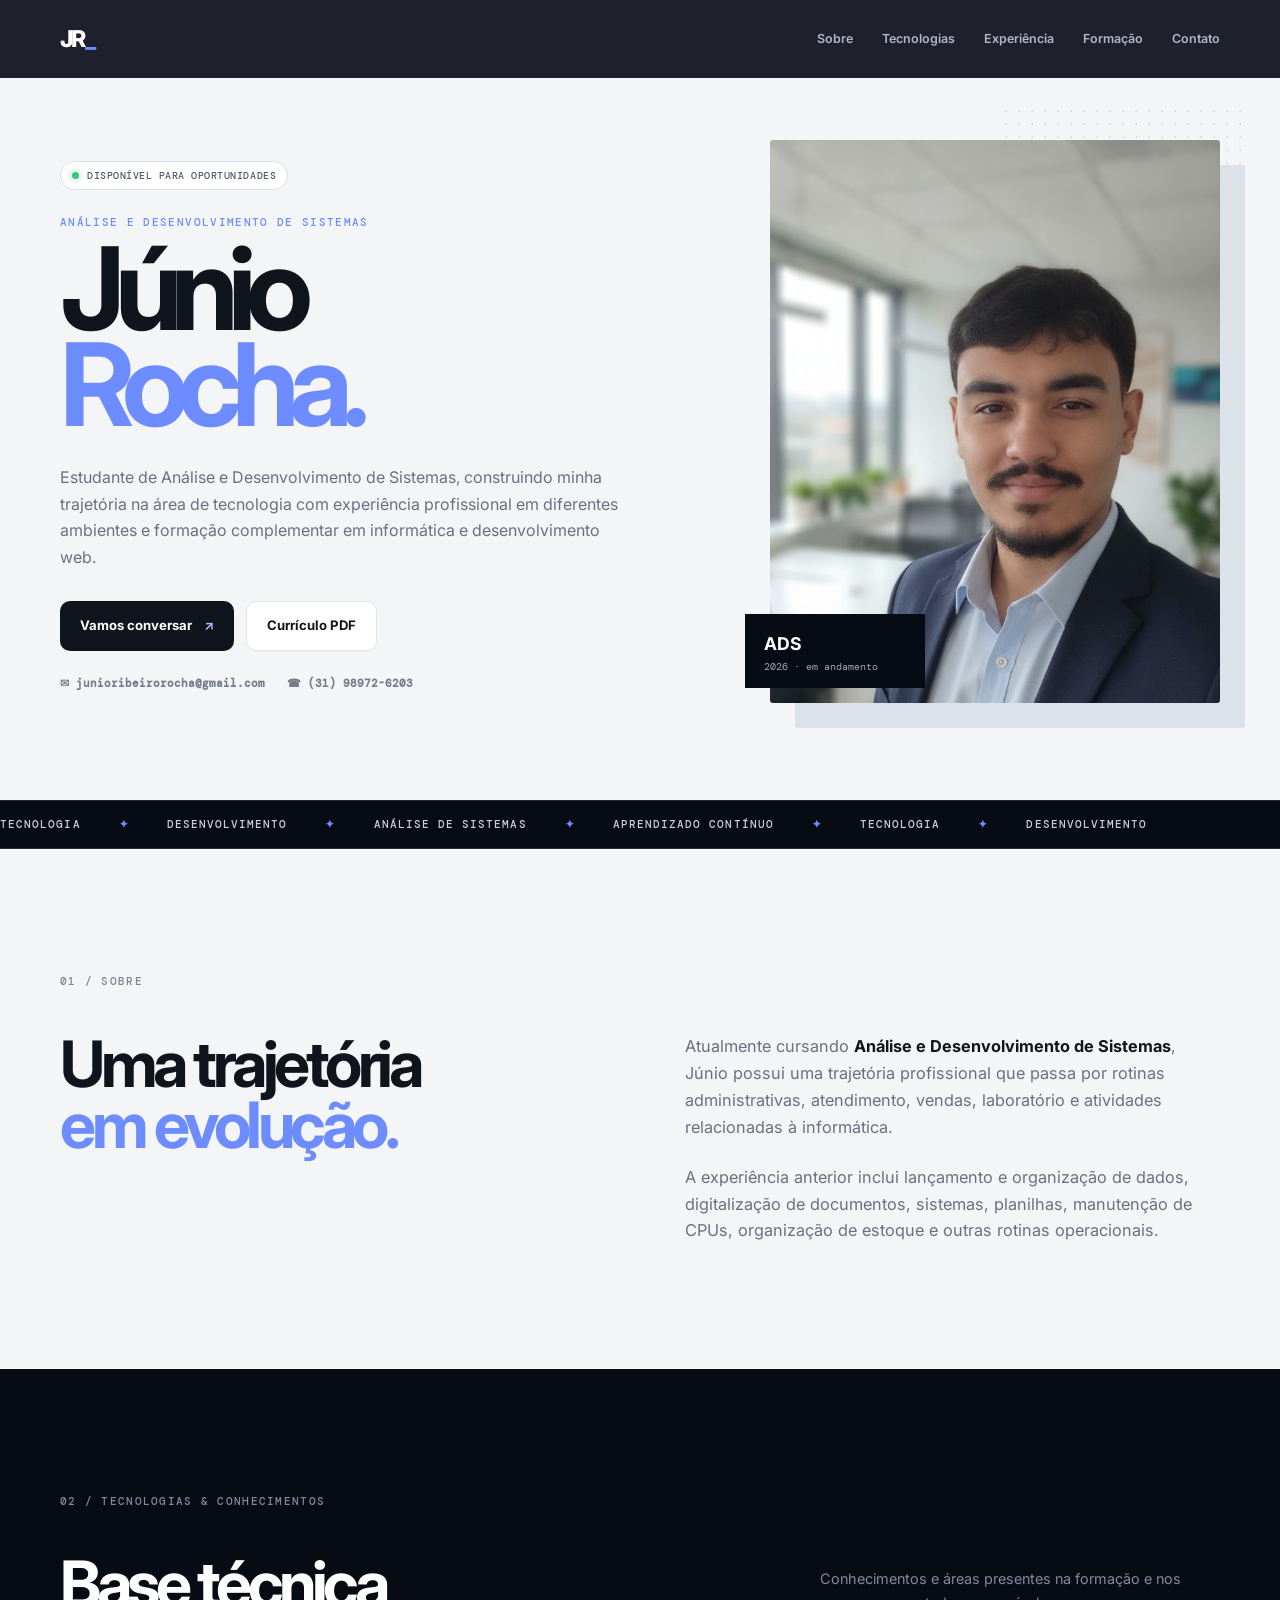
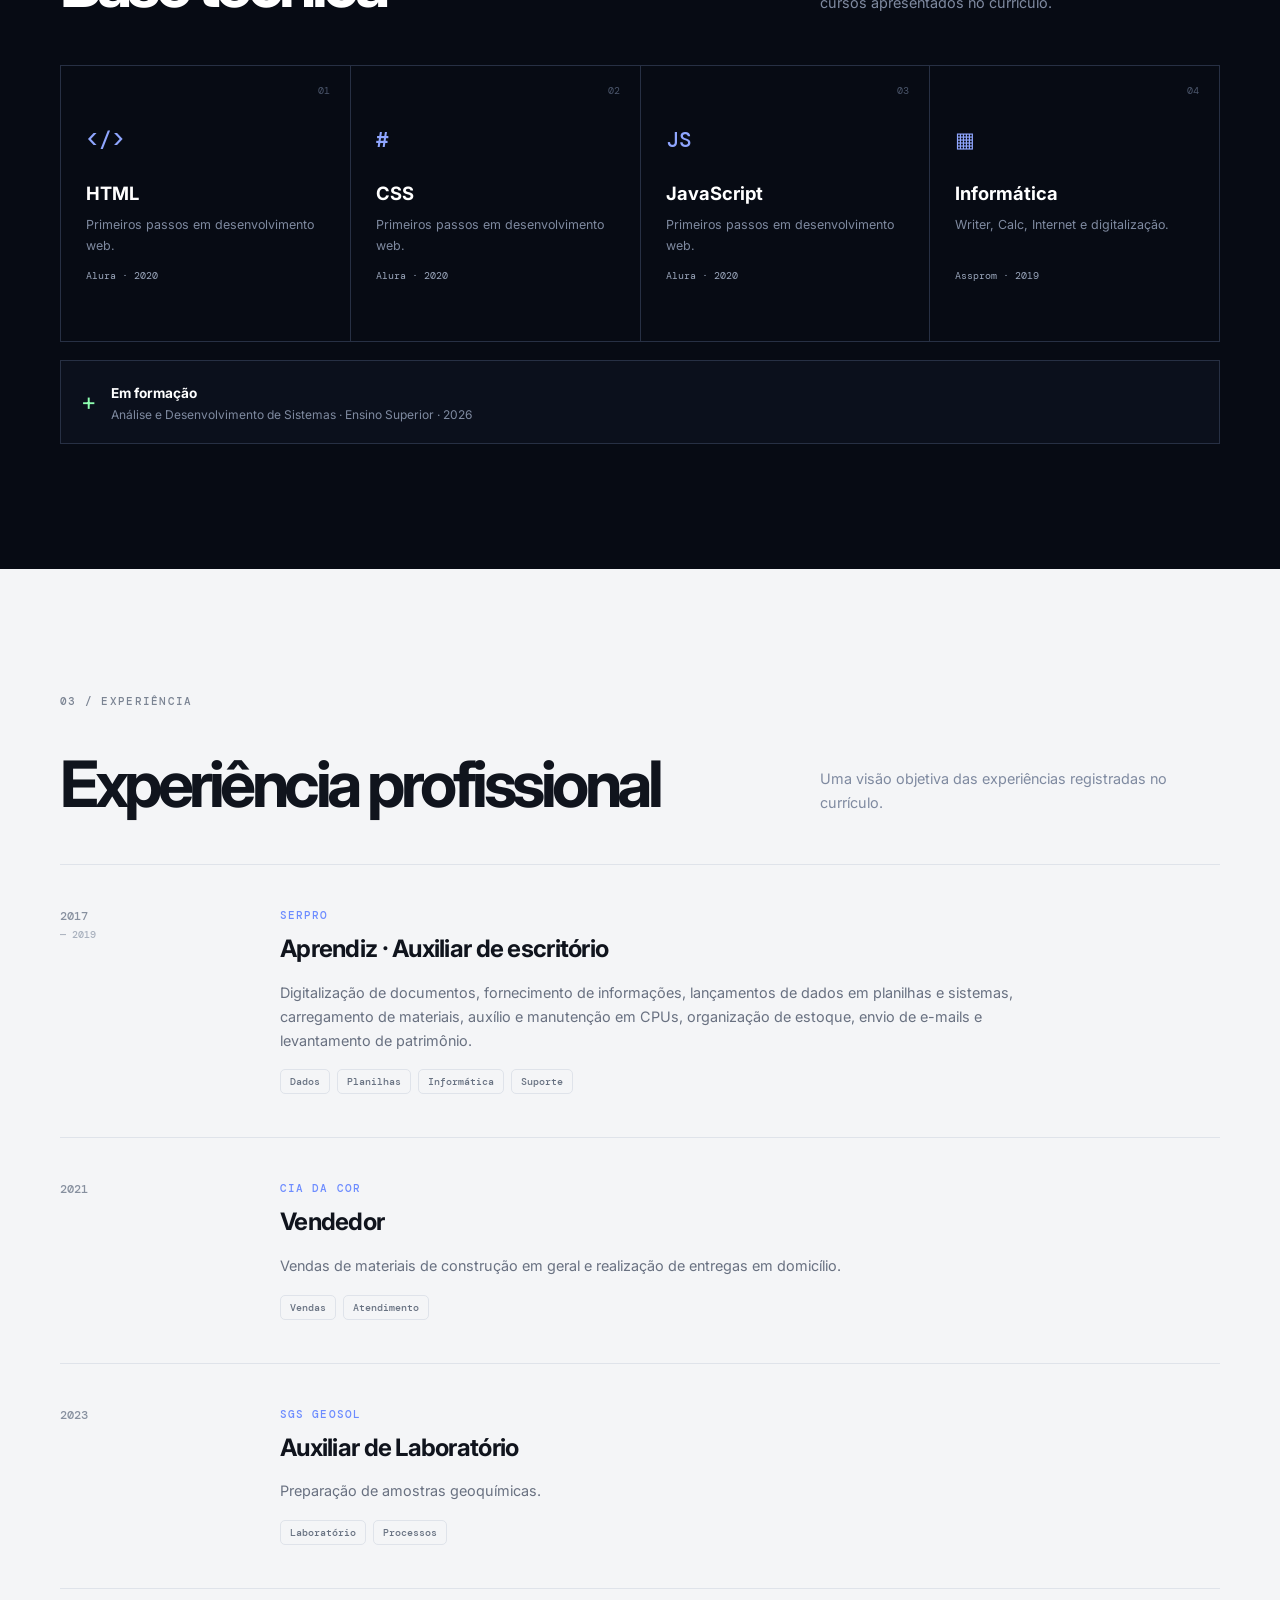
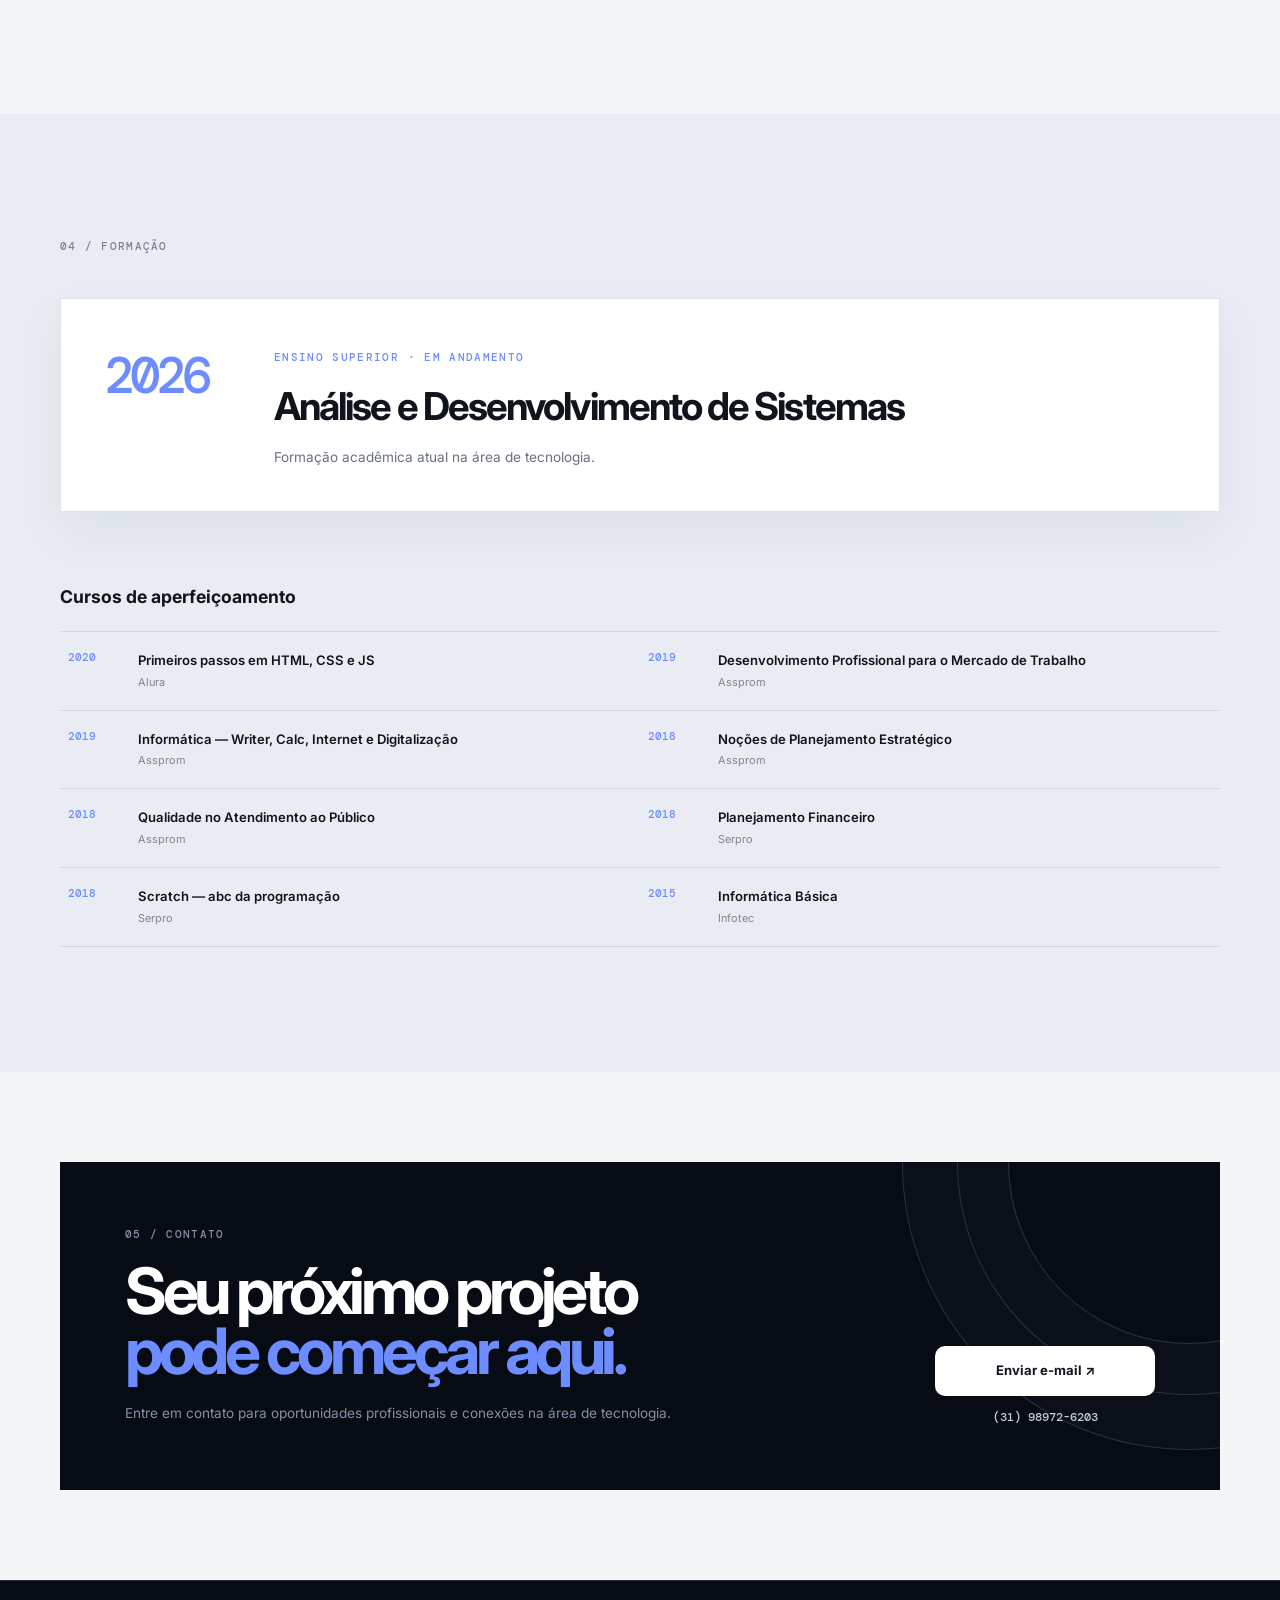
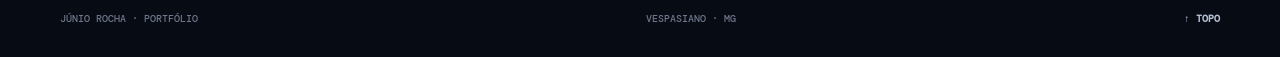
<file: index.html>
<!DOCTYPE html>
<html lang="pt-BR">
<head>
  <meta charset="UTF-8">
  <meta name="viewport" content="width=device-width, initial-scale=1.0">
  <meta name="description" content="Portfólio profissional de Júnio Antônio Ribeiro Rocha — Análise e Desenvolvimento de Sistemas.">
  <meta name="theme-color" content="#070b14">
  <title>Júnio Rocha | Portfólio</title>
  <link rel="stylesheet" href="style.css">
</head>
<body>
  <div class="noise"></div>

  <header class="header">
    <nav class="nav container">
      <a class="logo" href="#inicio">JR<span>_</span></a>
      <button class="menu-toggle" aria-label="Abrir menu" aria-expanded="false">
        <i></i><i></i><i></i>
      </button>
      <div class="nav-links">
        <a href="#sobre">Sobre</a>
        <a href="#stack">Tecnologias</a>
        <a href="#experiencia">Experiência</a>
        <a href="#formacao">Formação</a>
        <a href="#contato">Contato</a>
      </div>
    </nav>
  </header>

  <main id="inicio">
    <section class="hero container">
      <div class="hero-copy reveal">
        <div class="status"><span></span> DISPONÍVEL PARA OPORTUNIDADES</div>
        <p class="eyebrow">ANÁLISE E DESENVOLVIMENTO DE SISTEMAS</p>
        <h1>Júnio<br><em>Rocha.</em></h1>
        <p class="hero-description">
          Estudante de Análise e Desenvolvimento de Sistemas, construindo minha
          trajetória na área de tecnologia com experiência profissional em diferentes
          ambientes e formação complementar em informática e desenvolvimento web.
        </p>
        <div class="hero-actions">
          <a class="btn primary" href="#contato">Vamos conversar <span>↗</span></a>
          <a class="btn ghost" href="curriculo-junio-ribeiro.pdf" target="_blank" rel="noopener">Currículo PDF</a>
        </div>
        <div class="quick-links">
          <a href="mailto:junioribeirorocha@gmail.com">✉ junioribeirorocha@gmail.com</a>
          <a href="tel:+5531989726203">☎ (31) 98972-6203</a>
        </div>
      </div>

      <div class="portrait-wrap reveal">
        <div class="grid-decoration"></div>
        <div class="portrait-frame">
          <img src="./assets/junio-rocha.jpg" alt="Foto profissional de Júnio Rocha">
          <div class="portrait-tag">
            <b>ADS</b>
            <span>2026 · em andamento</span>
          </div>
        </div>
      </div>
    </section>

    <section class="ticker">
      <div class="ticker-inner">
        <span>TECNOLOGIA</span><b>✦</b><span>DESENVOLVIMENTO</span><b>✦</b>
        <span>ANÁLISE DE SISTEMAS</span><b>✦</b><span>APRENDIZADO CONTÍNUO</span><b>✦</b>
        <span>TECNOLOGIA</span><b>✦</b><span>DESENVOLVIMENTO</span>
      </div>
    </section>

    <section class="section container" id="sobre">
      <div class="section-label">01 / SOBRE</div>
      <div class="split">
        <div>
          <h2>Uma trajetória<br><span>em evolução.</span></h2>
        </div>
        <div class="large-copy">
          <p>
            Atualmente cursando <strong>Análise e Desenvolvimento de Sistemas</strong>,
            Júnio possui uma trajetória profissional que passa por rotinas
            administrativas, atendimento, vendas, laboratório e atividades relacionadas
            à informática.
          </p>
          <p>
            A experiência anterior inclui lançamento e organização de dados,
            digitalização de documentos, sistemas, planilhas, manutenção de CPUs,
            organização de estoque e outras rotinas operacionais.
          </p>
        </div>
      </div>
    </section>

    <section class="section dark" id="stack">
      <div class="container">
        <div class="section-label">02 / TECNOLOGIAS & CONHECIMENTOS</div>
        <div class="section-intro">
          <h2>Base técnica</h2>
          <p>Conhecimentos e áreas presentes na formação e nos cursos apresentados no currículo.</p>
        </div>

        <div class="tech-grid">
          <article class="tech-card">
            <span class="tech-number">01</span>
            <div class="tech-icon">&lt;/&gt;</div>
            <h3>HTML</h3>
            <p>Primeiros passos em desenvolvimento web.</p>
            <small>Alura · 2020</small>
          </article>
          <article class="tech-card">
            <span class="tech-number">02</span>
            <div class="tech-icon">#</div>
            <h3>CSS</h3>
            <p>Primeiros passos em desenvolvimento web.</p>
            <small>Alura · 2020</small>
          </article>
          <article class="tech-card">
            <span class="tech-number">03</span>
            <div class="tech-icon">JS</div>
            <h3>JavaScript</h3>
            <p>Primeiros passos em desenvolvimento web.</p>
            <small>Alura · 2020</small>
          </article>
          <article class="tech-card">
            <span class="tech-number">04</span>
            <div class="tech-icon">▦</div>
            <h3>Informática</h3>
            <p>Writer, Calc, Internet e digitalização.</p>
            <small>Assprom · 2019</small>
          </article>
        </div>

        <div class="learning-note">
          <span>+</span>
          <div>
            <strong>Em formação</strong>
            <p>Análise e Desenvolvimento de Sistemas · Ensino Superior · 2026</p>
          </div>
        </div>
      </div>
    </section>

    <section class="section container" id="experiencia">
      <div class="section-label">03 / EXPERIÊNCIA</div>
      <div class="section-intro">
        <h2>Experiência profissional</h2>
        <p>Uma visão objetiva das experiências registradas no currículo.</p>
      </div>

      <div class="experience-list">
        <article class="experience">
          <div class="experience-year">2017<br><small>— 2019</small></div>
          <div class="experience-body">
            <p class="company">SERPRO</p>
            <h3>Aprendiz · Auxiliar de escritório</h3>
            <p>
              Digitalização de documentos, fornecimento de informações, lançamentos
              de dados em planilhas e sistemas, carregamento de materiais, auxílio
              e manutenção em CPUs, organização de estoque, envio de e-mails e
              levantamento de patrimônio.
            </p>
            <div class="tags"><span>Dados</span><span>Planilhas</span><span>Informática</span><span>Suporte</span></div>
          </div>
        </article>

        <article class="experience">
          <div class="experience-year">2021</div>
          <div class="experience-body">
            <p class="company">CIA DA COR</p>
            <h3>Vendedor</h3>
            <p>Vendas de materiais de construção em geral e realização de entregas em domicílio.</p>
            <div class="tags"><span>Vendas</span><span>Atendimento</span></div>
          </div>
        </article>

        <article class="experience">
          <div class="experience-year">2023</div>
          <div class="experience-body">
            <p class="company">SGS GEOSOL</p>
            <h3>Auxiliar de Laboratório</h3>
            <p>Preparação de amostras geoquímicas.</p>
            <div class="tags"><span>Laboratório</span><span>Processos</span></div>
          </div>
        </article>
      </div>
    </section>

    <section class="section soft" id="formacao">
      <div class="container">
        <div class="section-label">04 / FORMAÇÃO</div>
        <div class="education">
          <div class="edu-year">2026</div>
          <div>
            <span class="eyebrow">ENSINO SUPERIOR · EM ANDAMENTO</span>
            <h2>Análise e Desenvolvimento de Sistemas</h2>
            <p>Formação acadêmica atual na área de tecnologia.</p>
          </div>
        </div>

        <div class="courses">
          <h3>Cursos de aperfeiçoamento</h3>
          <div class="course-list">
            <div><b>2020</b><span>Primeiros passos em HTML, CSS e JS</span><small>Alura</small></div>
            <div><b>2019</b><span>Desenvolvimento Profissional para o Mercado de Trabalho</span><small>Assprom</small></div>
            <div><b>2019</b><span>Informática — Writer, Calc, Internet e Digitalização</span><small>Assprom</small></div>
            <div><b>2018</b><span>Noções de Planejamento Estratégico</span><small>Assprom</small></div>
            <div><b>2018</b><span>Qualidade no Atendimento ao Público</span><small>Assprom</small></div>
            <div><b>2018</b><span>Planejamento Financeiro</span><small>Serpro</small></div>
            <div><b>2018</b><span>Scratch — abc da programação</span><small>Serpro</small></div>
            <div><b>2015</b><span>Informática Básica</span><small>Infotec</small></div>
          </div>
        </div>
      </div>
    </section>

    <section class="contact container reveal" id="contato">
      <div class="contact-inner">
        <div>
          <div class="section-label">05 / CONTATO</div>
          <h2>Seu próximo projeto<br><em>pode começar aqui.</em></h2>
          <p>Entre em contato para oportunidades profissionais e conexões na área de tecnologia.</p>
        </div>
        <div class="contact-buttons">
          <a class="btn primary" href="mailto:junioribeirorocha@gmail.com">Enviar e-mail ↗</a>
          <a class="contact-phone" href="tel:+5531989726203">(31) 98972-6203</a>
        </div>
      </div>
    </section>
  </main>

  <footer>
    <div class="container footer-inner">
      <span>JÚNIO ROCHA · PORTFÓLIO</span>
      <span>VESPASIANO · MG</span>
      <a href="#inicio">↑ TOPO</a>
    </div>
  </footer>

  <script src="script.js"></script>
</body>
</html>
</file>
<file: style.css>
@import url('https://fonts.googleapis.com/css2?family=DM+Mono:wght@400;500&family=Inter:wght@400;500;600;700;800&display=swap');

:root {
  --bg:#f4f5f7; --white:#fff; --ink:#10141d; --muted:#697181;
  --dark:#070b14; --dark2:#0d1320; --line:#dfe3ea;
  --accent:#6d8cff; --accent2:#9a7cff; --green:#8effb1;
}
*{box-sizing:border-box;
  margin:0;
  padding:0}
html{scroll-behavior:smooth}
body{font-family:Inter,Arial,sans-serif;
     background:var(--bg);
     color:var(--ink);
     line-height:1.65}
a{text-decoration:none;
  color:inherit;
    font-weight:bold}
.container{width:min(1160px,calc(100% - 44px));
           margin:auto}
.header{height:78px;position:fixed;
        z-index:20;
        inset:0 0 auto;
        background:rgba(7,11,20,.9);
        backdrop-filter:blur(18px);
        border-bottom:1px solid #202839}
.nav{height:78px;
     display:flex;
     align-items:center;
     justify-content:space-between}
.logo{font-size:1.45rem;
      font-weight:800;
      color:#fff;
      letter-spacing:-.07em}
.logo span{color:var(--accent)}
.nav-links{display:flex;
           gap:29px}
.nav-links a{font-size:.78rem;color:#aeb8ca;
             font-weight:600;
             transition:.2s}
.nav-links a:hover{color:#fff}
.menu-toggle{display:none;
             background:none;
             border:0}
.menu-toggle i{display:block;
               width:25px;
               height:2px;
               background:#fff;
               margin:5px}

.hero{min-height:800px;
      padding-top:140px;
      padding-bottom:90px;
      display:grid;
      grid-template-columns:1.05fr .95fr;
      align-items:center;
      gap:70px}
.status{display:inline-flex;
        align-items:center;
        gap:8px;
        border:1px solid #d9dfe9;
        background:#fff;
        border-radius:100px;
        padding:7px 11px;
        margin-bottom:25px;
        font:500 .65rem 'DM Mono',monospace;
        letter-spacing:.05em;
        color:#515a6a}
.status span{width:7px;height:7px;border-radius:50%;background:#36c878;box-shadow:0 0 0 4px #e7f9ef}
.eyebrow{font:500 .7rem 'DM Mono',monospace;letter-spacing:.12em;color:var(--accent);margin-bottom:12px}
.hero h1{font-size:clamp(4rem,9vw,7.5rem);line-height:.83;letter-spacing:-.09em;margin-bottom:32px}.hero h1 em,.split h2 span,.contact h2 em{font-style:normal;color:var(--accent)}
.hero-description{max-width:620px;color:var(--muted);font-size:1rem}
.hero-actions{display:flex;gap:12px;margin-top:31px}.btn{min-height:50px;padding:0 20px;border-radius:10px;display:inline-flex;align-items:center;justify-content:center;gap:12px;font-size:.82rem;font-weight:700;transition:.2s}.btn:hover{transform:translateY(-2px)}
.btn.primary{background:var(--ink);color:#fff}.btn.ghost{background:#fff;border:1px solid var(--line)}.btn.primary span{color:#a9bbff}
.quick-links{display:flex;flex-wrap:wrap;gap:22px;margin-top:25px;font:500 .7rem 'DM Mono',monospace;color:#737c8d}.quick-links a:hover{color:var(--accent)}

.portrait-wrap{position:relative;justify-self:end;width:min(450px,100%)}.grid-decoration{position:absolute;width:250px;height:250px;right:-30px;top:-35px;background-image:radial-gradient(#bdc5d4 1px,transparent 1px);background-size:13px 13px;opacity:.55}.portrait-frame{position:relative;z-index:2}.portrait-frame img{width:100%;aspect-ratio:4/5;object-fit:cover;object-position:center top;border-radius:3px;filter:saturate(.92);box-shadow:25px 25px 0 #dce2eb}.portrait-tag{position:absolute;bottom:22px;left:-25px;background:var(--dark);color:#fff;padding:15px 19px;min-width:180px}.portrait-tag b{display:block;font-size:1.1rem}.portrait-tag span{display:block;color:#9ca8bc;font:400 .62rem 'DM Mono',monospace;margin-top:2px}

.ticker{overflow:hidden;background:var(--dark);color:#c7cfdd;border-top:1px solid #232b3b;border-bottom:1px solid #232b3b}.ticker-inner{width:max-content;display:flex;align-items:center;gap:38px;padding:17px 0;animation:slide 24s linear infinite;font:500 .66rem 'DM Mono',monospace;letter-spacing:.1em}.ticker b{color:var(--accent)}@keyframes slide{to{transform:translateX(-30%)}}

.section{padding:125px 0}.section-label{font:500 .67rem 'DM Mono',monospace;color:#7b8493;letter-spacing:.12em;margin-bottom:45px}.split{display:grid;grid-template-columns:1fr 1fr;gap:90px}.split h2,.section-intro h2{font-size:clamp(2.6rem,5vw,4.6rem);line-height:.96;letter-spacing:-.07em}.large-copy{color:var(--muted);font-size:1.02rem;max-width:570px}.large-copy p+p{margin-top:23px}.large-copy strong{color:var(--ink)}

.dark{background:var(--dark);color:#fff}.dark .section-label{color:#7f8aa0}.section-intro{display:flex;align-items:end;justify-content:space-between;gap:40px;margin-bottom:50px}.section-intro p{max-width:400px;color:#7f8aa0;font-size:.9rem}
.tech-grid{display:grid;grid-template-columns:repeat(4,1fr);gap:1px;background:#273044;border:1px solid #273044}.tech-card{min-height:275px;padding:25px;background:var(--dark);position:relative}.tech-number{position:absolute;right:20px;top:18px;color:#4b566b;font:400 .65rem 'DM Mono',monospace}.tech-icon{font:500 1.3rem 'DM Mono',monospace;color:#8fa6ff;margin:35px 0 25px}.tech-card h3{font-size:1.15rem;margin-bottom:7px}.tech-card p{color:#7f8aa0;font-size:.78rem;min-height:45px}.tech-card small{color:#9aa6bb;font:400 .62rem 'DM Mono',monospace}.learning-note{display:flex;align-items:center;gap:15px;margin-top:18px;padding:18px 20px;border:1px solid #273044;background:#0b101c}.learning-note>span{font-size:1.5rem;color:var(--green)}.learning-note strong{font-size:.85rem}.learning-note p{font-size:.75rem;color:#7f8aa0}

.experience-list{border-top:1px solid var(--line)}.experience{display:grid;grid-template-columns:170px 1fr;gap:50px;padding:43px 0;border-bottom:1px solid var(--line)}.experience-year{font:500 .72rem 'DM Mono',monospace;color:#87909f;line-height:1.5}.experience-year small{color:#a8b0bd}.company{font:500 .68rem 'DM Mono',monospace;color:var(--accent);letter-spacing:.1em}.experience h3{font-size:1.5rem;letter-spacing:-.03em;margin:7px 0 12px}.experience-body>p:not(.company){max-width:760px;color:var(--muted);font-size:.9rem}.tags{display:flex;flex-wrap:wrap;gap:7px;margin-top:17px}.tags span{border:1px solid var(--line);padding:5px 9px;border-radius:5px;font:500 .61rem 'DM Mono',monospace;color:#687282}

.soft{background:#e9edf3}.education{background:#fff;border:1px solid #dfe4ec;padding:43px;display:grid;grid-template-columns:140px 1fr;gap:30px;box-shadow:0 20px 50px rgba(16,24,40,.05)}.edu-year{font:500 3.2rem 'DM Mono',monospace;color:var(--accent);letter-spacing:-.1em}.education h2{font-size:clamp(1.7rem,3vw,2.7rem);letter-spacing:-.05em;margin:7px 0}.education p{color:var(--muted);font-size:.85rem}.courses{margin-top:70px}.courses>h3{font-size:1.1rem;margin-bottom:20px}.course-list{display:grid;grid-template-columns:1fr 1fr;border-top:1px solid #cfd6e0}.course-list>div{display:grid;grid-template-columns:55px 1fr;grid-template-rows:auto auto;gap:2px 15px;padding:18px 8px;border-bottom:1px solid #cfd6e0}.course-list b{grid-row:1/3;color:var(--accent);font:500 .68rem 'DM Mono',monospace}.course-list span{font-size:.82rem;font-weight:600}.course-list small{color:#7c8594;font-size:.68rem}

.contact{padding-top:90px;padding-bottom:90px}.contact-inner{background:var(--dark);color:#fff;padding:65px;display:flex;justify-content:space-between;align-items:end;gap:40px;position:relative;overflow:hidden}.contact-inner:after{content:"";position:absolute;width:360px;height:360px;border-radius:50%;border:1px solid #263149;right:-150px;top:-180px;box-shadow:0 0 0 50px #0a0f1a,0 0 0 51px #263149,0 0 0 105px #0a0f1a,0 0 0 106px #263149}.contact .section-label{color:#8490a7;margin-bottom:20px}.contact h2{font-size:clamp(2.2rem,5vw,4.5rem);line-height:.95;letter-spacing:-.07em}.contact p{max-width:550px;color:#8490a7;margin-top:20px;font-size:.85rem}.contact-buttons{position:relative;z-index:2;min-width:220px;display:grid;gap:14px}.contact-buttons .primary{background:#fff;color:var(--ink);text-align:center}.contact-phone{text-align:center;color:#c5ccda;font:500 .72rem 'DM Mono',monospace}

footer{background:var(--dark);color:#6d778a;border-top:1px solid #202839}.footer-inner{height:76px;display:flex;justify-content:space-between;align-items:center;font:500 .62rem 'DM Mono',monospace}.footer-inner a{color:#b3bdd0}

.reveal{opacity:0;transform:translateY(24px);transition:.75s ease}.reveal.visible{opacity:1;transform:none}

@media(max-width:900px){.hero{grid-template-columns:1fr;gap:60px}.portrait-wrap{justify-self:center;max-width:440px}.split{grid-template-columns:1fr;gap:35px}.tech-grid{grid-template-columns:1fr 1fr}.section-intro{display:block}.section-intro p{margin-top:18px}.contact-inner{align-items:flex-start;flex-direction:column}.contact-buttons{min-width:0}}
@media(max-width:650px){
.container{width:min(100% - 28px,1160px)}.header,.nav{height:70px}.nav-links{display:none;position:absolute;left:0;right:0;top:70px;background:var(--dark);padding:20px;flex-direction:column;gap:17px;border-top:1px solid #202839}.nav-links.open{display:flex}.menu-toggle{display:block}
.hero{min-height:auto;padding-top:115px;padding-bottom:70px}.hero h1{font-size:4.5rem}.portrait-wrap{width:calc(100% - 20px)}.portrait-frame img{box-shadow:14px 14px 0 #dce2eb}.portrait-tag{left:-8px}
.section{padding:85px 0}.split h2,.section-intro h2{font-size:3rem}.tech-grid{grid-template-columns:1fr}.tech-card{min-height:220px}.experience{grid-template-columns:1fr;gap:10px;padding:32px 0}.education{grid-template-columns:1fr;gap:10px;padding:30px}.edu-year{font-size:2.3rem}.course-list{grid-template-columns:1fr}.contact{padding-top:55px}.contact-inner{padding:40px 27px}.footer-inner{height:auto;min-height:80px;flex-wrap:wrap;padding:18px 0;gap:10px}
}
</file>
